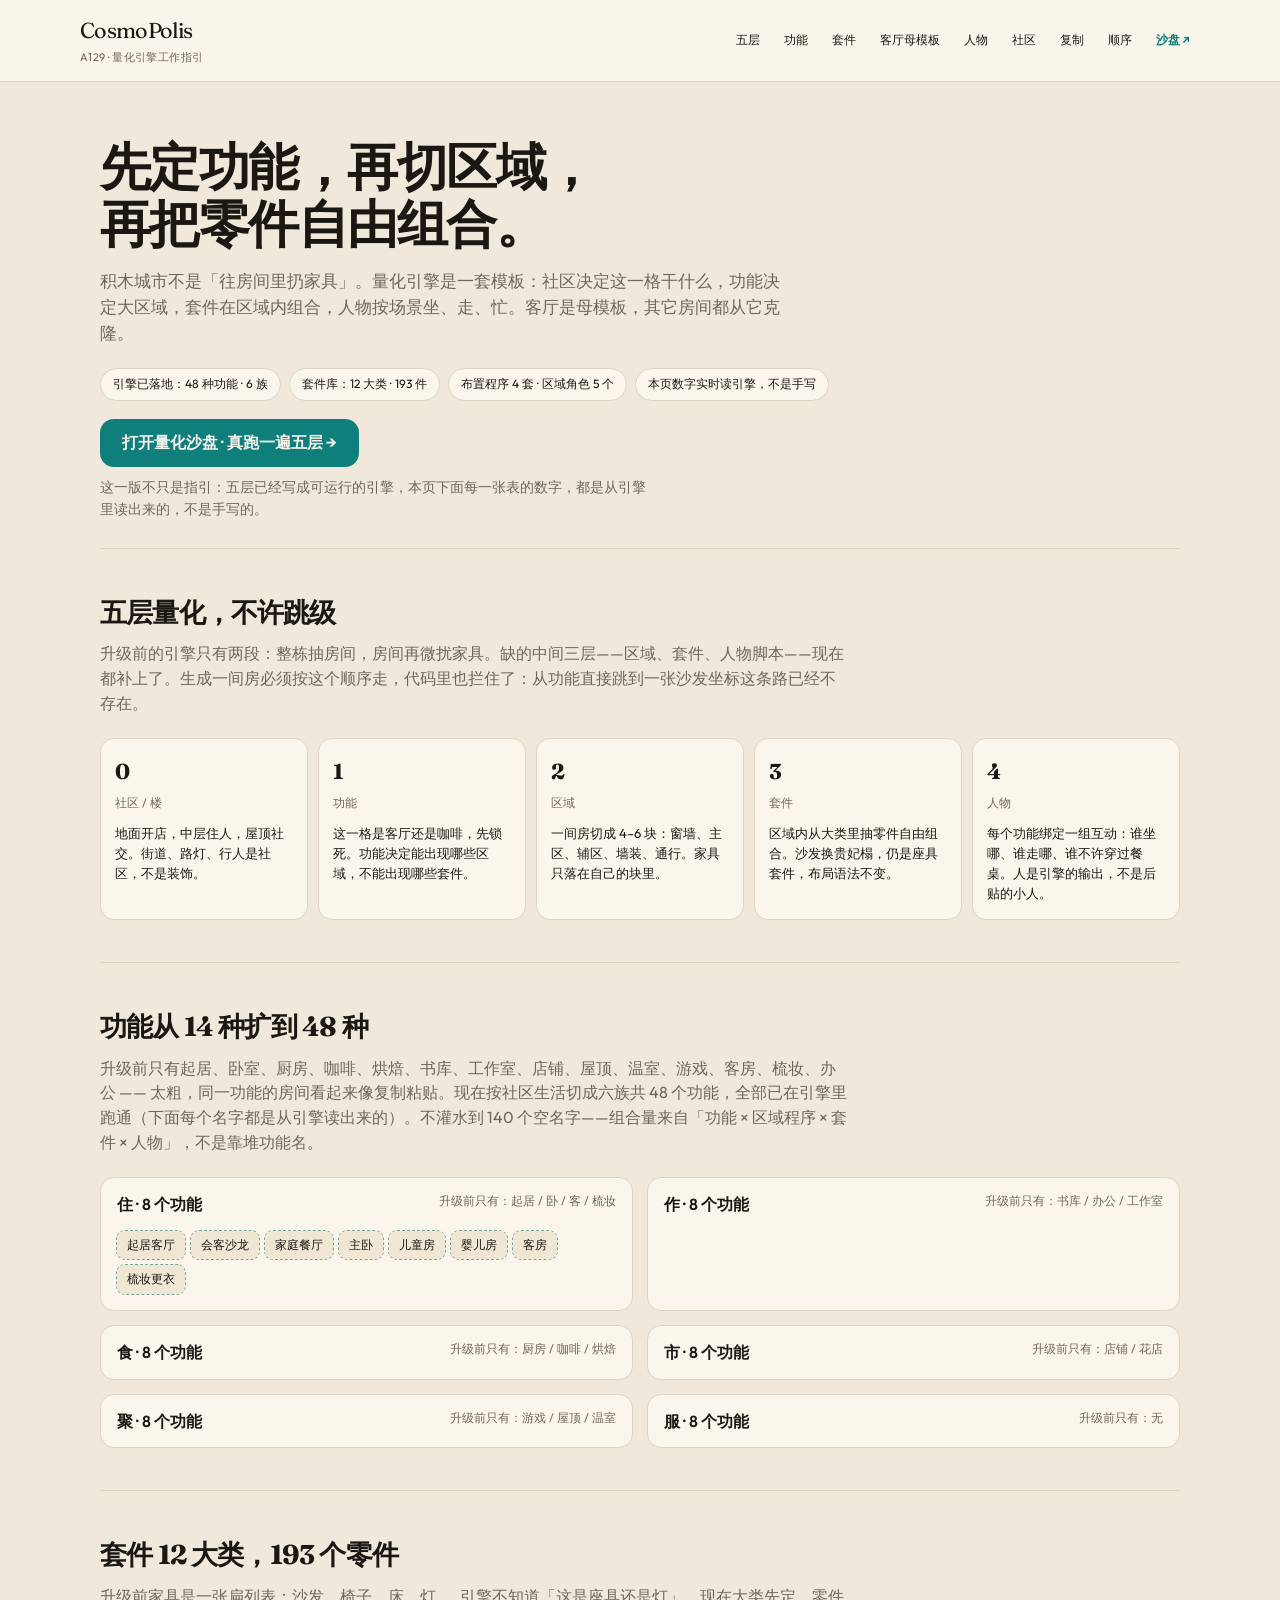
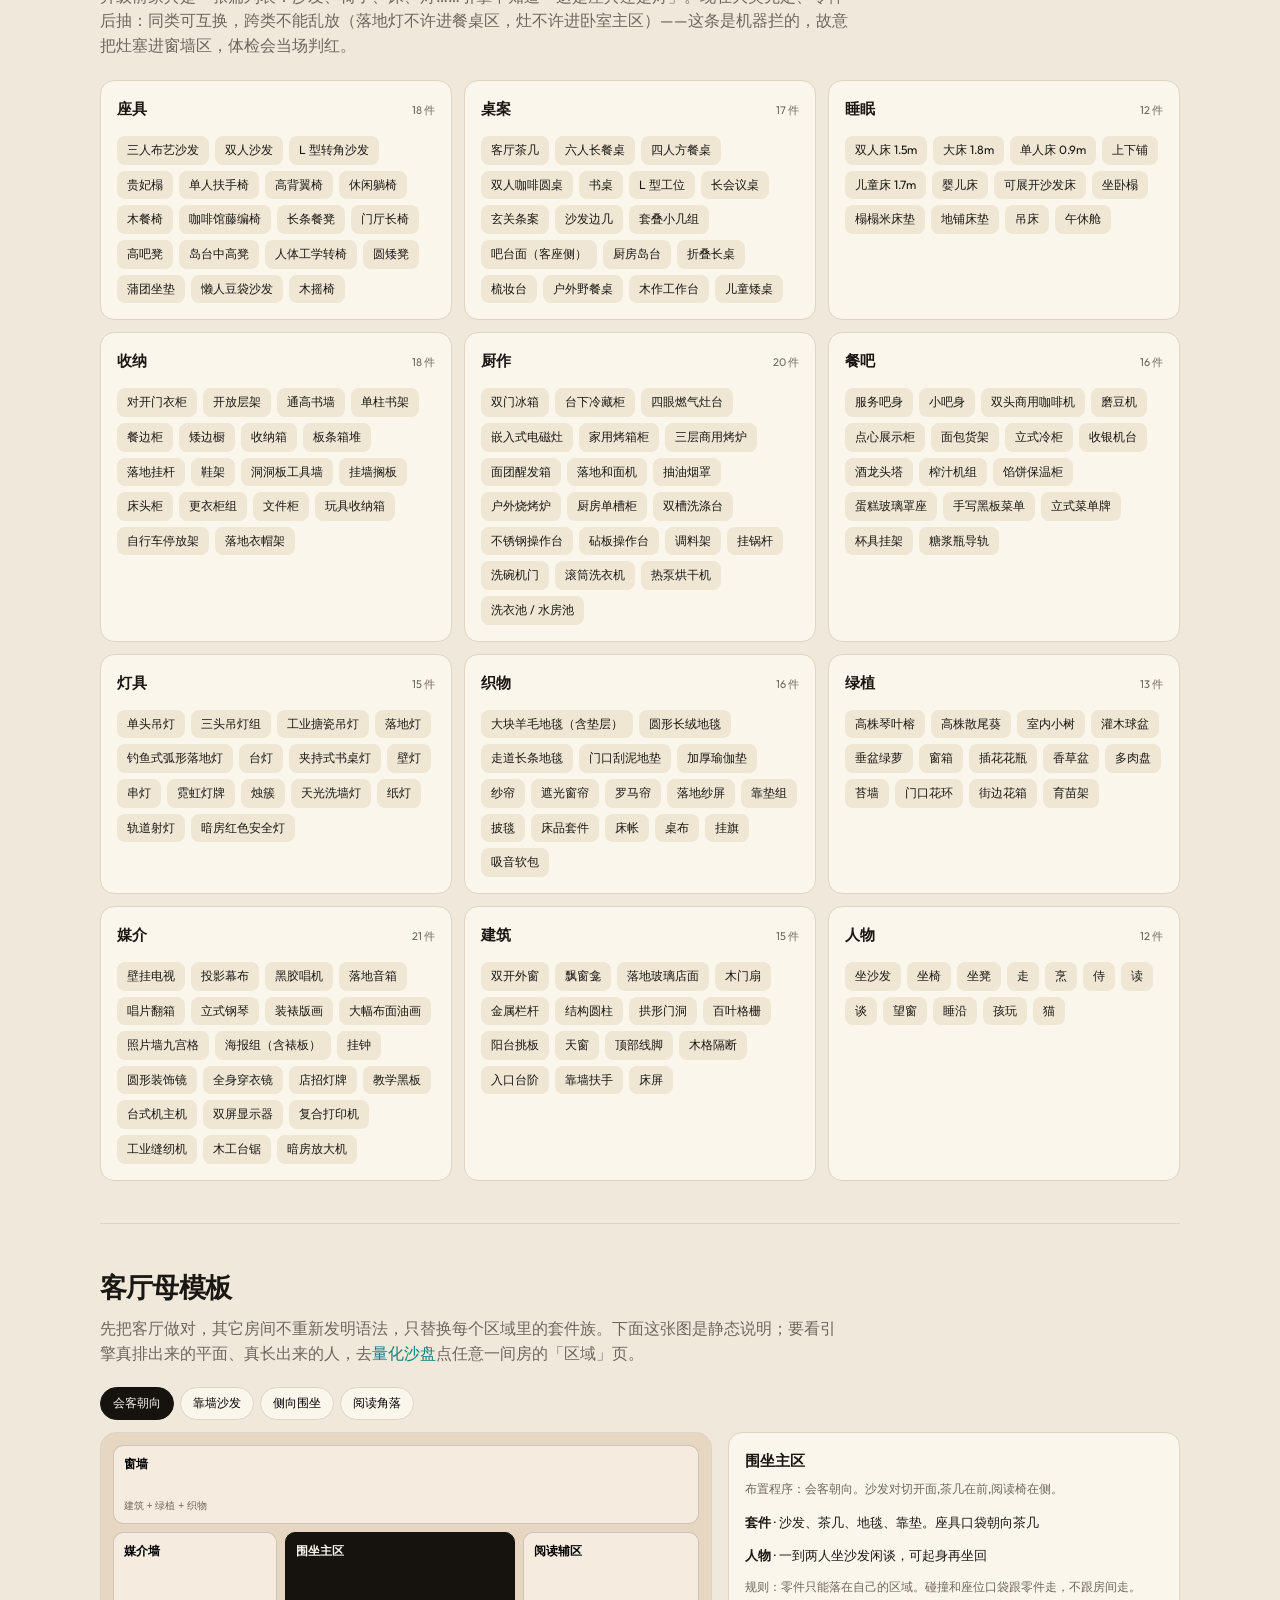
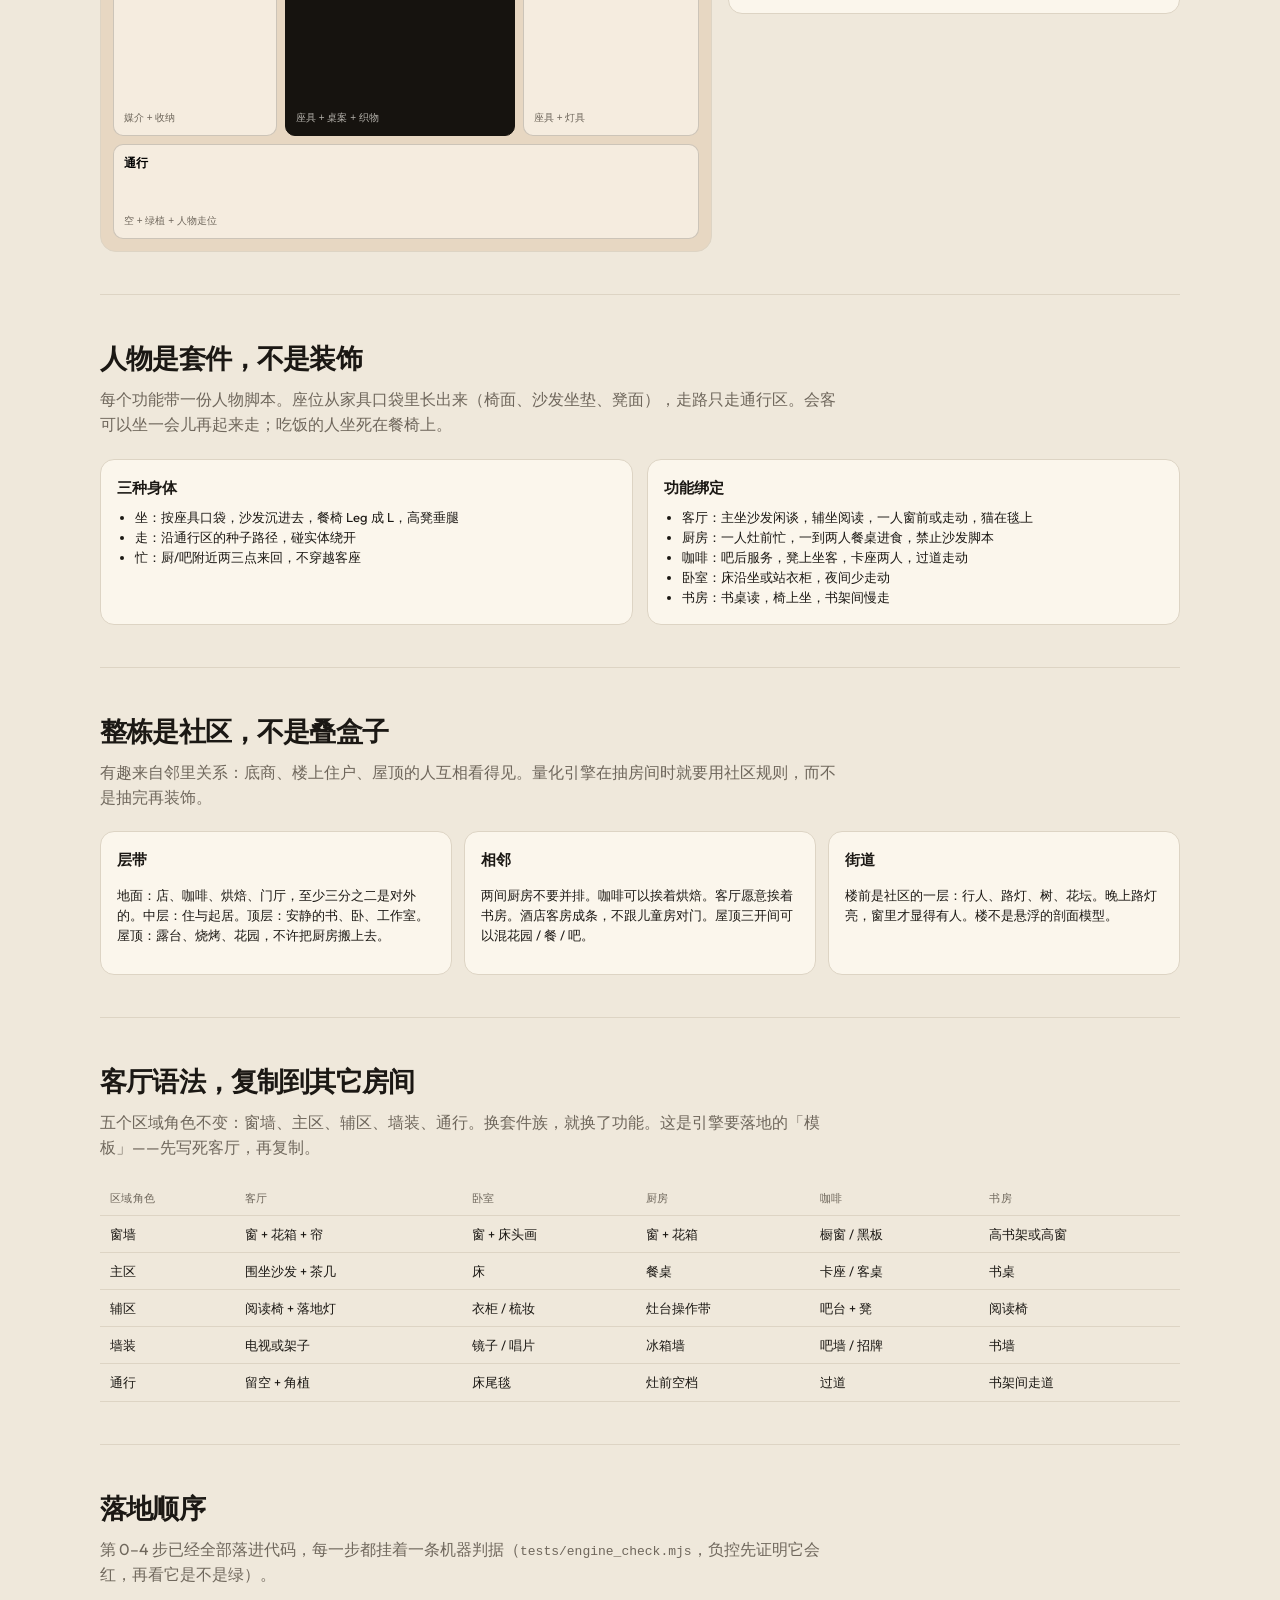
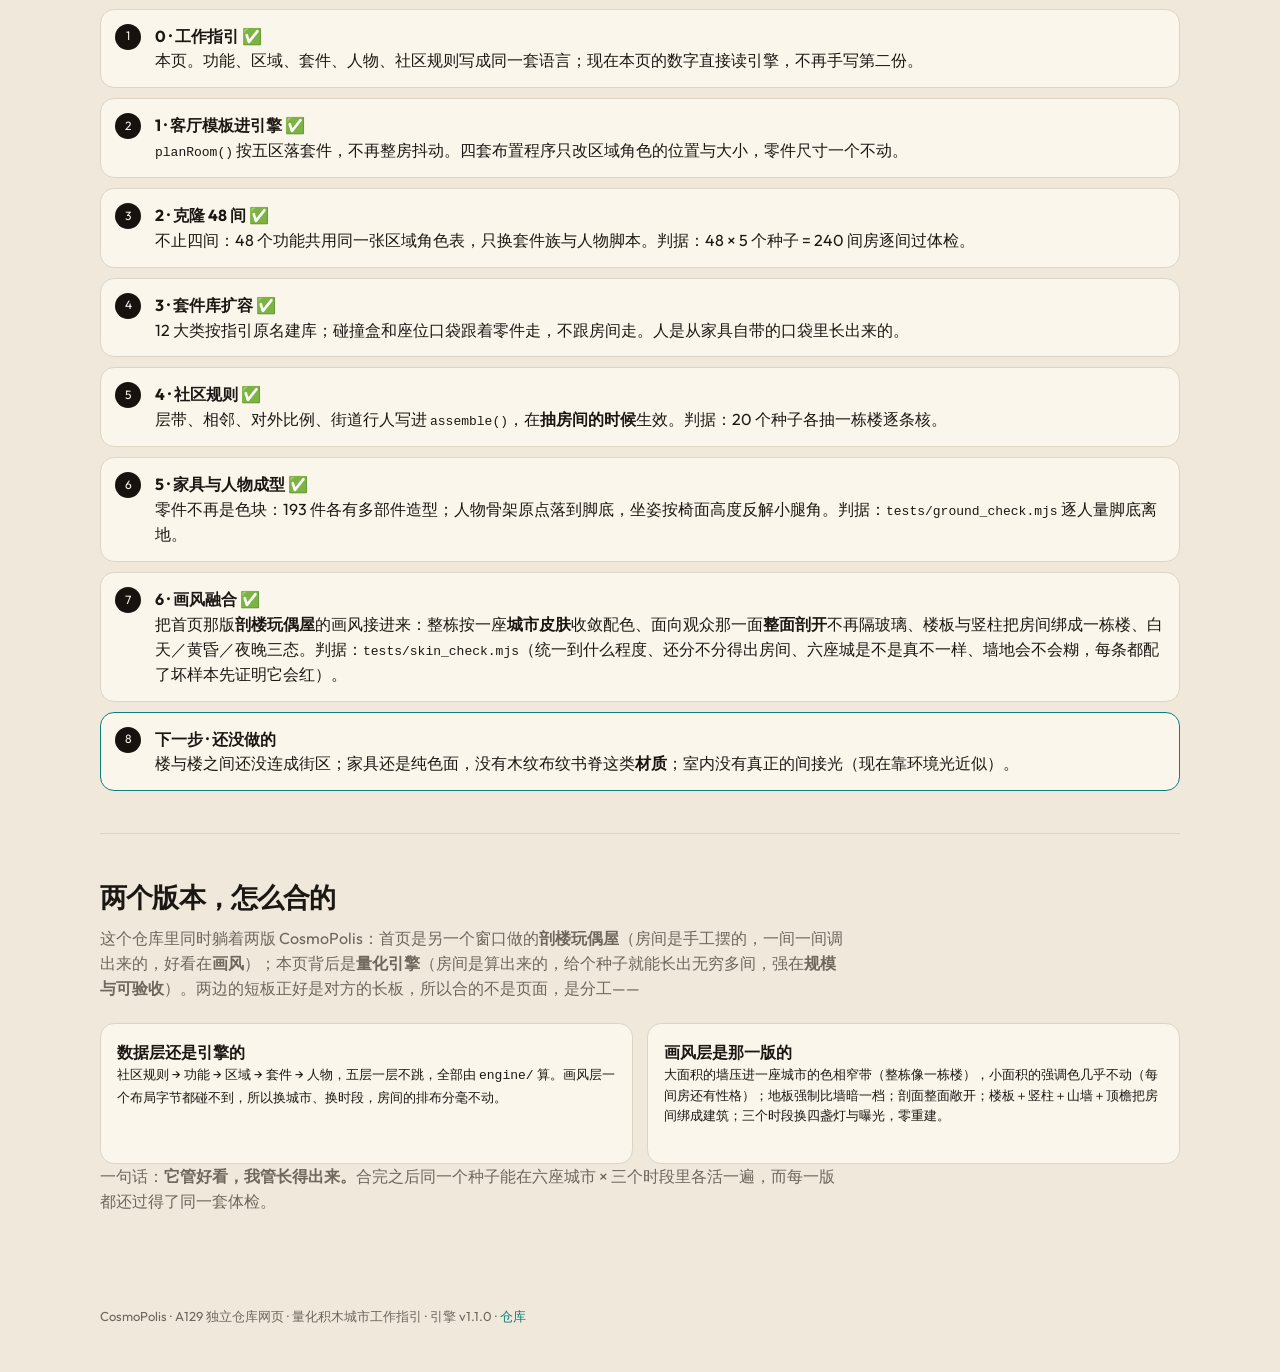
<file: guide.html>
<!doctype html>
<html lang="zh-Hans">
<head>
  <meta charset="utf-8" />
  <meta name="viewport" content="width=device-width, initial-scale=1" />
  <title>CosmoPolis · 量化引擎工作指引</title>
  <meta name="description" content="A129 独立仓库网页。积木城市的量化设计引擎：先定功能，再切区域，再拼套件，人物按场景互动。客厅是母模板。" />
  <link rel="icon" href="./favicon.svg" type="image/svg+xml" />
  <link rel="preconnect" href="https://fonts.googleapis.com" />
  <link rel="preconnect" href="https://fonts.gstatic.com" crossorigin />
  <link href="https://fonts.googleapis.com/css2?family=Fraunces:opsz,wght@9..144,500;9..144,600;9..144,700&family=Outfit:wght@400;500;600&display=swap" rel="stylesheet" />
  <style>
    :root {
      --bg: #efe8db;
      --surface: #fbf6ec;
      --surface-2: #efe6d4;
      --fg: #1b1814;
      --muted: #6f675c;
      --faint: #9a9186;
      --accent: #0f7f7c;
      --accent-fg: #f7f4ec;
      --ink: #16130f;
      --line: #ddd4c4;
      --display: "Fraunces", ui-serif, Georgia, serif;
      --sans: "Outfit", ui-sans-serif, system-ui, sans-serif;
      --radius: 16px;
      --shadow: 0 10px 40px rgba(22, 19, 15, 0.08);
    }
    * { box-sizing: border-box; }
    html { scroll-behavior: smooth; }
    body {
      margin: 0;
      background: var(--bg);
      color: var(--fg);
      font-family: var(--sans);
      line-height: 1.55;
      -webkit-font-smoothing: antialiased;
    }
    a { color: var(--accent); text-decoration: none; }
    a:hover { text-decoration: underline; }
    .wrap { max-width: 1120px; margin: 0 auto; padding: 0 20px; }
    header.top {
      position: sticky; top: 0; z-index: 20;
      background: color-mix(in oklab, var(--surface) 88%, transparent);
      backdrop-filter: blur(12px);
      border-bottom: 1px solid var(--line);
    }
    .top-inner { display: flex; align-items: center; justify-content: space-between; gap: 16px; padding: 14px 0; }
    .brand { font-family: var(--display); font-size: 1.35rem; letter-spacing: -0.03em; }
    .brand span { display: block; font-family: var(--sans); font-size: 11px; color: var(--muted); letter-spacing: 0.04em; margin-top: 2px; }
    nav.toc { display: flex; gap: 4px; flex-wrap: wrap; }
    nav.toc a {
      color: var(--fg); font-size: 12px; padding: 6px 10px; border-radius: 999px;
      background: transparent; text-decoration: none;
    }
    nav.toc a:hover, nav.toc a.on { background: var(--ink); color: var(--accent-fg); }
    .hero { padding: 56px 0 28px; }
    h1 { font-family: var(--display); font-size: clamp(2.1rem, 4vw, 3.4rem); line-height: 1.12; letter-spacing: -0.03em; margin: 0 0 16px; font-weight: 600; }
    .lede { font-size: 1.05rem; color: var(--muted); max-width: 62ch; margin: 0; }
    .pills { display: flex; flex-wrap: wrap; gap: 8px; margin-top: 22px; }
    .pill { font-size: 12px; padding: 6px 12px; border-radius: 999px; background: var(--surface); border: 1px solid var(--line); }
    section { padding: 42px 0; border-top: 1px solid var(--line); }
    h2 { font-family: var(--display); font-size: 1.7rem; margin: 0 0 8px; letter-spacing: -0.03em; }
    h3 { font-size: 0.92rem; margin: 22px 0 10px; letter-spacing: 0.04em; text-transform: uppercase; color: var(--muted); font-weight: 600; }
    p.sec { color: var(--muted); max-width: 68ch; margin: 0 0 22px; }
    .layers { display: grid; grid-template-columns: repeat(5, 1fr); gap: 10px; }
    .layer {
      background: var(--surface); border: 1px solid var(--line); border-radius: 14px; padding: 16px 14px;
      min-height: 148px;
    }
    .layer b { display: block; font-family: var(--display); font-size: 1.35rem; letter-spacing: -0.03em; }
    .layer small { display: block; color: var(--muted); font-size: 12px; margin: 6px 0 10px; }
    .layer p { margin: 0; font-size: 13px; }
    .grid-2 { display: grid; grid-template-columns: 1fr 1fr; gap: 14px; }
    .grid-3 { display: grid; grid-template-columns: repeat(3, 1fr); gap: 12px; }
    .card { background: var(--surface); border: 1px solid var(--line); border-radius: 14px; padding: 16px; }
    .card h4 { margin: 0 0 8px; font-size: 15px; }
    .card p, .card li { font-size: 13px; color: var(--fg); }
    .card ul { margin: 0; padding-left: 1.1em; }
    .fam { border: 1px solid var(--line); border-radius: 14px; background: var(--surface); overflow: hidden; }
    .fam summary {
      cursor: pointer; list-style: none; padding: 14px 16px; font-weight: 600; display: flex; justify-content: space-between; gap: 12px;
    }
    .fam summary::-webkit-details-marker { display: none; }
    .fam summary em { font-style: normal; color: var(--muted); font-weight: 400; font-size: 12px; }
    .fam .body { padding: 0 16px 16px; display: flex; flex-wrap: wrap; gap: 6px; }
    .chip { font-size: 12px; padding: 5px 10px; border-radius: 8px; background: var(--surface-2); }
    .now { outline: 1px dashed color-mix(in oklab, var(--accent) 55%, var(--line)); }
    .kit-head { display: flex; justify-content: space-between; align-items: baseline; gap: 8px; margin-bottom: 8px; }
    .kit-head span { font-size: 11px; color: var(--muted); }
    .plan-wrap { display: grid; grid-template-columns: 1.15fr 0.85fr; gap: 16px; align-items: start; }
    .plan {
      background: #e7d7c2; border-radius: 16px; padding: 12px; display: grid;
      grid-template-columns: 28% 1fr 30%;
      grid-template-rows: 20% 1fr 24%;
      min-height: 420px; gap: 8px;
      border: 1px solid var(--line);
    }
    .zone {
      border: 1px solid color-mix(in oklab, var(--ink) 18%, transparent);
      border-radius: 10px; background: color-mix(in oklab, var(--surface) 70%, transparent);
      padding: 10px; cursor: pointer; font-size: 12px; display: flex; flex-direction: column; justify-content: space-between;
      transition: background 150ms cubic-bezier(0.22, 1, 0.36, 1), transform 150ms cubic-bezier(0.22, 1, 0.36, 1);
    }
    .zone:hover { background: var(--surface); }
    .zone.active { background: var(--ink); color: var(--accent-fg); border-color: var(--ink); }
    .zone.active small { color: color-mix(in oklab, var(--accent-fg) 70%, transparent); }
    .zone small { color: var(--muted); }
    .z-win { grid-column: 1 / -1; }
    .z-circ { grid-column: 1 / -1; }
    .prog { display: flex; flex-wrap: wrap; gap: 6px; margin: 0 0 12px; }
    .prog button {
      font: inherit; font-size: 12px; border: 1px solid var(--line); background: var(--surface); border-radius: 999px; padding: 6px 12px; cursor: pointer;
    }
    .prog button.on { background: var(--ink); color: var(--accent-fg); border-color: var(--ink); }
    table { width: 100%; border-collapse: collapse; font-size: 13px; }
    th, td { text-align: left; padding: 8px 10px; border-bottom: 1px solid var(--line); vertical-align: top; }
    th { color: var(--muted); font-weight: 500; font-size: 11px; letter-spacing: 0.04em; text-transform: uppercase; }
    .steps { counter-reset: step; display: grid; gap: 10px; }
    .step { background: var(--surface); border: 1px solid var(--line); border-radius: 14px; padding: 14px 16px 14px 54px; position: relative; }
    .step::before {
      counter-increment: step; content: counter(step);
      position: absolute; left: 14px; top: 14px; width: 26px; height: 26px; border-radius: 50%;
      background: var(--ink); color: var(--accent-fg); display: grid; place-items: center; font-size: 12px;
    }
    footer { padding: 28px 0 48px; color: var(--muted); font-size: 13px; }
    @media (max-width: 860px) {
      .layers, .grid-2, .grid-3, .plan-wrap { grid-template-columns: 1fr; }
      .plan { min-height: 360px; }
      nav.toc { display: none; }
      h1 { font-size: 2rem; }
    }
    @media (prefers-reduced-motion: reduce) {
      html { scroll-behavior: auto; }
      .zone { transition: none; }
    }
  </style>
</head>
<body>
  <header class="top">
    <div class="wrap top-inner">
      <div class="brand">CosmoPolis<span>A129 · 量化引擎工作指引</span></div>
      <nav class="toc">
        <a href="#layers">五层</a>
        <a href="#functions">功能</a>
        <a href="#kits">套件</a>
        <a href="#living">客厅母模板</a>
        <a href="#people">人物</a>
        <a href="#city">社区</a>
        <a href="#clone">复制</a>
        <a href="#phases">顺序</a>
        <a href="./studio.html" style="color:var(--accent);font-weight:600">沙盘 ↗</a>
      </nav>
    </div>
  </header>

  <main class="wrap">
    <div class="hero">
      <h1>先定功能，再切区域，<br />再把零件自由组合。</h1>
      <p class="lede">
        积木城市不是「往房间里扔家具」。量化引擎是一套模板：社区决定这一格干什么，功能决定大区域，套件在区域内组合，人物按场景坐、走、忙。客厅是母模板，其它房间都从它克隆。
      </p>
      <div class="pills" id="live-pills">
        <span class="pill">正在读引擎…</span>
      </div>
      <p style="margin:18px 0 0">
        <a href="./studio.html" style="display:inline-flex;align-items:center;gap:10px;min-height:48px;padding:0 22px;
           background:var(--accent);color:var(--accent-fg);border-radius:14px;font-weight:600;text-decoration:none">
          打开量化沙盘 · 真跑一遍五层 →
        </a>
      </p>
      <p class="lede" style="font-size:14px;color:var(--muted);margin-top:10px">
        这一版不只是指引：五层已经写成可运行的引擎，本页下面每一张表的数字，都是从引擎里读出来的，不是手写的。
      </p>
    </div>

    <section id="layers">
      <h2>五层量化，不许跳级</h2>
      <p class="sec">升级前的引擎只有两段：整栋抽房间，房间再微扰家具。缺的中间三层——区域、套件、人物脚本——现在都补上了。生成一间房必须按这个顺序走，代码里也拦住了：从功能直接跳到一张沙发坐标这条路已经不存在。</p>
      <div class="layers">
        <article class="layer">
          <b>0</b><small>社区 / 楼</small>
          <p>地面开店，中层住人，屋顶社交。街道、路灯、行人是社区，不是装饰。</p>
        </article>
        <article class="layer">
          <b>1</b><small>功能</small>
          <p>这一格是客厅还是咖啡，先锁死。功能决定能出现哪些区域，不能出现哪些套件。</p>
        </article>
        <article class="layer">
          <b>2</b><small>区域</small>
          <p>一间房切成 4–6 块：窗墙、主区、辅区、墙装、通行。家具只落在自己的块里。</p>
        </article>
        <article class="layer">
          <b>3</b><small>套件</small>
          <p>区域内从大类里抽零件自由组合。沙发换贵妃榻，仍是座具套件，布局语法不变。</p>
        </article>
        <article class="layer">
          <b>4</b><small>人物</small>
          <p>每个功能绑定一组互动：谁坐哪、谁走哪、谁不许穿过餐桌。人是引擎的输出，不是后贴的小人。</p>
        </article>
      </div>
    </section>

    <section id="functions">
      <h2>功能从 14 种扩到 48 种</h2>
      <p class="sec">
        升级前只有起居、卧室、厨房、咖啡、烘焙、书库、工作室、店铺、屋顶、温室、游戏、客房、梳妆、办公 —— 太粗，同一功能的房间看起来像复制粘贴。现在按社区生活切成六族共 48 个功能，全部已在引擎里跑通（下面每个名字都是从引擎读出来的）。不灌水到 140 个空名字——组合量来自「功能 × 区域程序 × 套件 × 人物」，不是靠堆功能名。
      </p>
      <div class="grid-2" id="fn-list"></div>
    </section>

    <section id="kits">
      <h2>套件 12 大类，<span id="kitcount">…</span> 个零件</h2>
      <p class="sec">
        升级前家具是一张扁列表：沙发、椅子、床、灯……引擎不知道「这是座具还是灯」。现在大类先定、零件后抽：同类可互换，跨类不能乱放（落地灯不许进餐桌区，灶不许进卧室主区）——这条是机器拦的，故意把灶塞进窗墙区，体检会当场判红。
      </p>
      <div class="grid-3" id="kit-list"></div>
    </section>

    <section id="living">
      <h2>客厅母模板</h2>
      <p class="sec">先把客厅做对，其它房间不重新发明语法，只替换每个区域里的套件族。下面这张图是静态说明；要看引擎真排出来的平面、真长出来的人，去<a href="./studio.html">量化沙盘</a>点任意一间房的「区域」页。</p>
      <div class="prog" id="programs"></div>
      <div class="plan-wrap">
        <div>
          <div class="plan" id="plan"></div>
        </div>
        <aside class="card" id="zone-detail">
          <h4>点一个区域</h4>
          <p>窗墙、围坐、阅读角、媒介墙、通行，五块把一间客厅说完。</p>
        </aside>
      </div>
    </section>

    <section id="people">
      <h2>人物是套件，不是装饰</h2>
      <p class="sec">每个功能带一份人物脚本。座位从家具口袋里长出来（椅面、沙发坐垫、凳面），走路只走通行区。会客可以坐一会儿再起来走；吃饭的人坐死在餐椅上。</p>
      <div class="grid-2">
        <article class="card">
          <h4>三种身体</h4>
          <ul>
            <li>坐：按座具口袋，沙发沉进去，餐椅 Leg 成 L，高凳垂腿</li>
            <li>走：沿通行区的种子路径，碰实体绕开</li>
            <li>忙：厨/吧附近两三点来回，不穿越客座</li>
          </ul>
        </article>
        <article class="card">
          <h4>功能绑定</h4>
          <ul>
            <li>客厅：主坐沙发闲谈，辅坐阅读，一人窗前或走动，猫在毯上</li>
            <li>厨房：一人灶前忙，一到两人餐桌进食，禁止沙发脚本</li>
            <li>咖啡：吧后服务，凳上坐客，卡座两人，过道走动</li>
            <li>卧室：床沿坐或站衣柜，夜间少走动</li>
            <li>书房：书桌读，椅上坐，书架间慢走</li>
          </ul>
        </article>
      </div>
    </section>

    <section id="city">
      <h2>整栋是社区，不是叠盒子</h2>
      <p class="sec">有趣来自邻里关系：底商、楼上住户、屋顶的人互相看得见。量化引擎在抽房间时就要用社区规则，而不是抽完再装饰。</p>
      <div class="grid-3">
        <article class="card">
          <h4>层带</h4>
          <p>地面：店、咖啡、烘焙、门厅，至少三分之二是对外的。中层：住与起居。顶层：安静的书、卧、工作室。屋顶：露台、烧烤、花园，不许把厨房搬上去。</p>
        </article>
        <article class="card">
          <h4>相邻</h4>
          <p>两间厨房不要并排。咖啡可以挨着烘焙。客厅愿意挨着书房。酒店客房成条，不跟儿童房对门。屋顶三开间可以混花园 / 餐 / 吧。</p>
        </article>
        <article class="card">
          <h4>街道</h4>
          <p>楼前是社区的一层：行人、路灯、树、花坛。晚上路灯亮，窗里才显得有人。楼不是悬浮的剖面模型。</p>
        </article>
      </div>
    </section>

    <section id="clone">
      <h2>客厅语法，复制到其它房间</h2>
      <p class="sec">五个区域角色不变：窗墙、主区、辅区、墙装、通行。换套件族，就换了功能。这是引擎要落地的「模板」——先写死客厅，再复制。</p>
      <div style="overflow-x:auto">
        <table>
          <thead>
            <tr><th>区域角色</th><th>客厅</th><th>卧室</th><th>厨房</th><th>咖啡</th><th>书房</th></tr>
          </thead>
          <tbody>
            <tr><td>窗墙</td><td>窗 + 花箱 + 帘</td><td>窗 + 床头画</td><td>窗 + 花箱</td><td>橱窗 / 黑板</td><td>高书架或高窗</td></tr>
            <tr><td>主区</td><td>围坐沙发 + 茶几</td><td>床</td><td>餐桌</td><td>卡座 / 客桌</td><td>书桌</td></tr>
            <tr><td>辅区</td><td>阅读椅 + 落地灯</td><td>衣柜 / 梳妆</td><td>灶台操作带</td><td>吧台 + 凳</td><td>阅读椅</td></tr>
            <tr><td>墙装</td><td>电视或架子</td><td>镜子 / 唱片</td><td>冰箱墙</td><td>吧墙 / 招牌</td><td>书墙</td></tr>
            <tr><td>通行</td><td>留空 + 角植</td><td>床尾毯</td><td>灶前空档</td><td>过道</td><td>书架间走道</td></tr>
          </tbody>
        </table>
      </div>
    </section>

    <section id="phases">
      <h2>落地顺序</h2>
      <p class="sec">第 0–4 步已经全部落进代码，每一步都挂着一条机器判据（<code>tests/engine_check.mjs</code>，负控先证明它会红，再看它是不是绿）。</p>
      <div class="steps">
        <div class="step"><strong>0 · 工作指引</strong> ✅<br />本页。功能、区域、套件、人物、社区规则写成同一套语言；现在本页的数字直接读引擎，不再手写第二份。</div>
        <div class="step"><strong>1 · 客厅模板进引擎</strong> ✅<br /><code>planRoom()</code> 按五区落套件，不再整房抖动。四套布置程序只改区域角色的位置与大小，零件尺寸一个不动。</div>
        <div class="step"><strong>2 · 克隆 48 间</strong> ✅<br />不止四间：48 个功能共用同一张区域角色表，只换套件族与人物脚本。判据：48 × 5 个种子 = 240 间房逐间过体检。</div>
        <div class="step"><strong>3 · 套件库扩容</strong> ✅<br />12 大类按指引原名建库；碰撞盒和座位口袋跟着零件走，不跟房间走。人是从家具自带的口袋里长出来的。</div>
        <div class="step"><strong>4 · 社区规则</strong> ✅<br />层带、相邻、对外比例、街道行人写进 <code>assemble()</code>，在<b>抽房间的时候</b>生效。判据：20 个种子各抽一栋楼逐条核。</div>
        <div class="step"><strong>5 · 家具与人物成型</strong> ✅<br />零件不再是色块：193 件各有多部件造型；人物骨架原点落到脚底，坐姿按椅面高度反解小腿角。判据：<code>tests/ground_check.mjs</code> 逐人量脚底离地。</div>
        <div class="step"><strong>6 · 画风融合</strong> ✅<br />把首页那版<b>剖楼玩偶屋</b>的画风接进来：整栋按一座<b>城市皮肤</b>收敛配色、面向观众那一面<b>整面剖开</b>不再隔玻璃、楼板与竖柱把房间绑成一栋楼、白天／黄昏／夜晚三态。判据：<code>tests/skin_check.mjs</code>（统一到什么程度、还分不分得出房间、六座城是不是真不一样、墙地会不会糊，每条都配了坏样本先证明它会红）。</div>
        <div class="step" style="border-color:var(--accent)"><strong>下一步 · 还没做的</strong><br />楼与楼之间还没连成街区；家具还是纯色面，没有木纹布纹书脊这类<b>材质</b>；室内没有真正的间接光（现在靠环境光近似）。</div>
      </div>
    </section>

    <section id="fusion">
      <h2>两个版本，怎么合的</h2>
      <p class="sec">这个仓库里同时躺着两版 CosmoPolis：首页是另一个窗口做的<b>剖楼玩偶屋</b>（房间是手工摆的，一间一间调出来的，好看在<b>画风</b>）；本页背后是<b>量化引擎</b>（房间是算出来的，给个种子就能长出无穷多间，强在<b>规模与可验收</b>）。两边的短板正好是对方的长板，所以合的不是页面，是分工——</p>
      <div class="grid-2">
        <div class="card"><strong>数据层还是引擎的</strong><p class="sec">社区规则 → 功能 → 区域 → 套件 → 人物，五层一层不跳，全部由 <code>engine/</code> 算。画风层一个布局字节都碰不到，所以换城市、换时段，房间的排布分毫不动。</p></div>
        <div class="card"><strong>画风层是那一版的</strong><p class="sec">大面积的墙压进一座城市的色相窄带（整栋像一栋楼），小面积的强调色几乎不动（每间房还有性格）；地板强制比墙暗一档；剖面整面敞开；楼板＋竖柱＋山墙＋顶檐把房间绑成建筑；三个时段换四盏灯与曝光，零重建。</p></div>
      </div>
      <p class="sec">一句话：<b>它管好看，我管长得出来。</b>合完之后同一个种子能在六座城市 × 三个时段里各活一遍，而每一版都还过得了同一套体检。</p>
    </section>

    <footer>
      CosmoPolis · A129 独立仓库网页 · 量化积木城市工作指引 <span id="ver"></span>
      · <a href="https://github.com/dannyling111/a129-cosmopolis">仓库</a>
    </footer>
  </main>

  <script type="module">
    // 🔴 这一页不再自己存一份功能表/套件表 —— 全部从引擎读。
    // 两份真理源必然会漂:指引说 120 件、引擎里是别的数,而谁都不会发现。
    import { FUNCTIONS, FN_FAMILIES } from './engine/functions.mjs';
    import { KITS as ENGINE_KITS, KIT_CATS } from './engine/kits.mjs';
    import { PROGRAMS as ENGINE_PROGRAMS, ZONE_ROLES } from './engine/zones.mjs';

    const FAM_NOW = { dwell:'起居 / 卧 / 客 / 梳妆', make:'书库 / 办公 / 工作室', cook:'厨房 / 咖啡 / 烘焙',
                      shop:'店铺 / 花店', gather:'游戏 / 屋顶 / 温室', service:'无' };
    const FNS = FN_FAMILIES.map(f => ({
      id: f.id, name: f.cn, n: String(FUNCTIONS.filter(x => x.fam === f.id).length),
      now: FAM_NOW[f.id] || '—',
      items: FUNCTIONS.filter(x => x.fam === f.id).map(x => x.cn),
    }));
    const KITS = KIT_CATS.map(c => ({
      name: c.cn,
      items: ENGINE_KITS.filter(k => k.cat === c.id).map(k => k.cn),
    }));
    const PROGRAMS = ENGINE_PROGRAMS.map((p, i) => ({ id: i, name: p.cn, hint: p.hint }));

    document.getElementById('live-pills').innerHTML = [
      `引擎已落地：${FUNCTIONS.length} 种功能 · ${FN_FAMILIES.length} 族`,
      `套件库：${KIT_CATS.length} 大类 · ${ENGINE_KITS.length} 件`,
      `布置程序 ${ENGINE_PROGRAMS.length} 套 · 区域角色 ${ZONE_ROLES.length} 个`,
      `本页数字实时读引擎，不是手写`,
    ].map(t => `<span class="pill">${t}</span>`).join('');

    import('./engine/index.mjs').then(m => {
      document.getElementById('ver').textContent = '· 引擎 v' + m.COSMOPOLIS_VERSION;
      // 这个数也读引擎:上一版这里手写「约 120」,而下面那颗 pill 已经是 193,两个数打架
      const kc = document.getElementById('kitcount'); if (kc) kc.textContent = String(ENGINE_KITS.length);
      console.log('COSMOPOLIS v' + m.COSMOPOLIS_VERSION);
    });

    const ZONES = [
      { id: "win", name: "窗墙", cls: "z-win", kits: "窗、花箱、帘、窗下暖气或矮柜", people: "可站一人望街，不设座", role: "建筑 + 绿植 + 织物" },
      { id: "media", name: "媒介墙", cls: "", kits: "电视或通高架、画、唱片、落地灯避开主区", people: "不坐在这里，只经过", role: "媒介 + 收纳" },
      { id: "lounge", name: "围坐主区", cls: "", kits: "沙发、茶几、地毯、靠垫。座具口袋朝向茶几", people: "一到两人坐沙发闲谈，可起身再坐回", role: "座具 + 桌案 + 织物" },
      { id: "read", name: "阅读辅区", cls: "", kits: "扶手椅、边几、落地灯、一小盆绿植", people: "一人坐着读，面向主区或窗", role: "座具 + 灯具" },
      { id: "circ", name: "通行", cls: "z-circ", kits: "角植、偶尔猫。禁止大餐桌、禁止落地灯插在路中间", people: "走动只走这一带，路径绕开主区和辅区", role: "空 + 绿植 + 人物走位" },
    ];

    const fnBox = document.getElementById("fn-list");
    FNS.forEach((f) => {
      const d = document.createElement("details");
      d.className = "fam";
      d.open = f.id === "dwell";
      d.innerHTML = `<summary>${f.name} · ${f.items.length} 个功能 <em>升级前只有：${f.now}</em></summary><div class="body">${f.items.map((x) => `<span class="chip now">${x}</span>`).join("")}</div>`;
      fnBox.appendChild(d);
    });

    const kitBox = document.getElementById("kit-list");
    KITS.forEach((k) => {
      const el = document.createElement("article");
      el.className = "card";
      el.innerHTML = `<div class="kit-head"><h4>${k.name}</h4><span>${k.items.length} 件</span></div><div class="body" style="display:flex;flex-wrap:wrap;gap:6px">${k.items.map((x) => `<span class="chip">${x}</span>`).join("")}</div>`;
      kitBox.appendChild(el);
    });

    const plan = document.getElementById("plan");
    const detail = document.getElementById("zone-detail");
    const prog = document.getElementById("programs");
    let activeProg = 0;
    let activeZone = "lounge";

    function renderPrograms() {
      prog.innerHTML = PROGRAMS.map((p) => `<button type="button" class="${p.id===activeProg?"on":""}" data-p="${p.id}">${p.name}</button>`).join("");
      prog.querySelectorAll("button").forEach((b) => b.onclick = () => { activeProg = +b.dataset.p; renderPrograms(); renderPlan(); renderDetail(); });
    }
    function renderPlan() {
      plan.innerHTML = ZONES.map((z) => `<button type="button" class="zone ${z.cls} ${z.id===activeZone?"active":""}" data-z="${z.id}"><strong>${z.name}</strong><small>${z.role}</small></button>`).join("");
      plan.querySelectorAll(".zone").forEach((b) => b.onclick = () => { activeZone = b.dataset.z; renderPlan(); renderDetail(); });
    }
    function renderDetail() {
      const z = ZONES.find((x) => x.id === activeZone);
      const p = PROGRAMS[activeProg];
      detail.innerHTML = `<h4>${z.name}</h4><p style="color:var(--muted);font-size:12px;margin:0 0 10px">布置程序：${p.name}。${p.hint}</p><p><strong>套件</strong> · ${z.kits}</p><p><strong>人物</strong> · ${z.people}</p><p style="color:var(--muted);font-size:12px;margin:12px 0 0">规则：零件只能落在自己的区域。碰撞和座位口袋跟零件走，不跟房间走。</p>`;
    }
    renderPrograms(); renderPlan(); renderDetail();
  </script>
</body>
</html>
</file>
